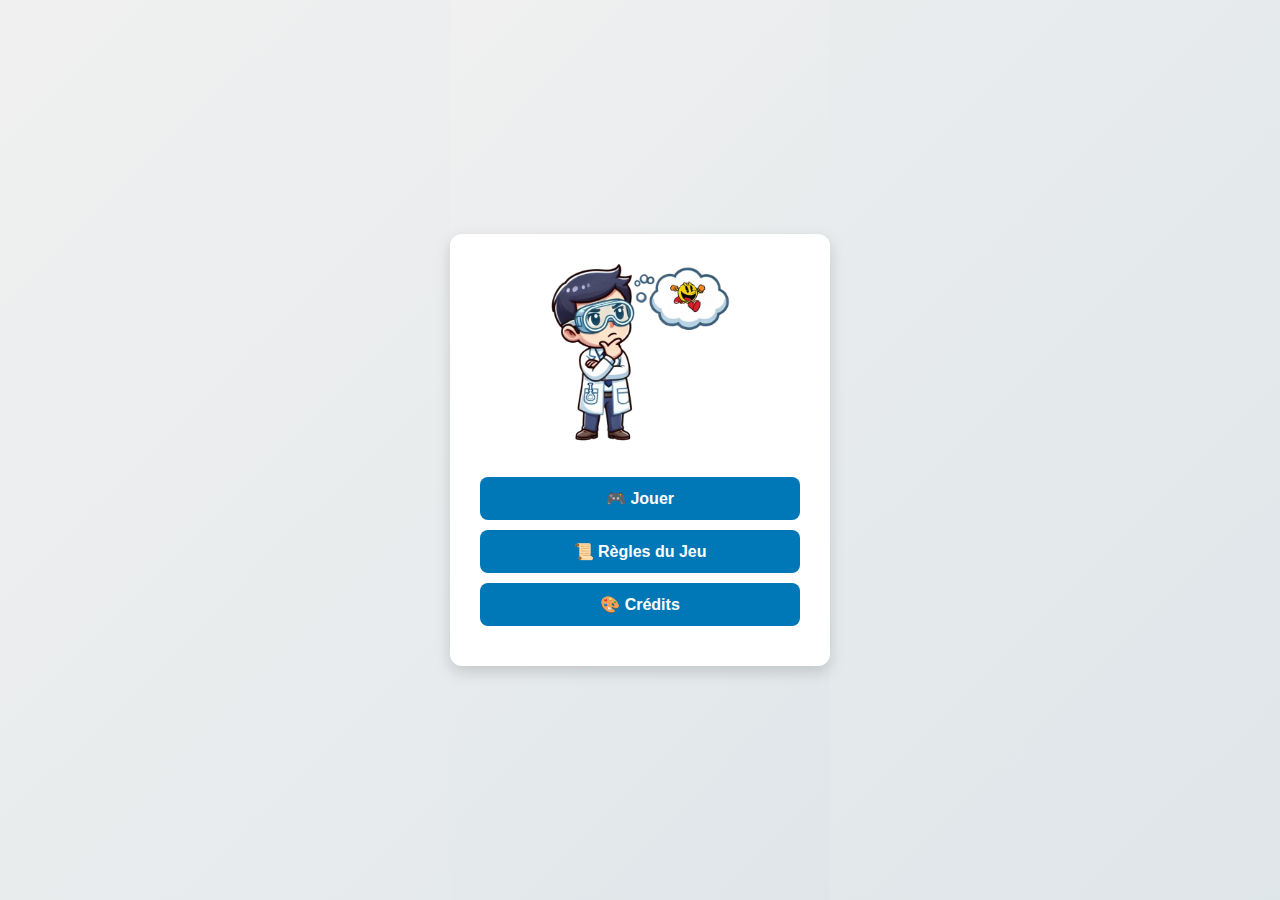
<file: index.html>
<!DOCTYPE html>
<html lang="fr">
  <head>
    <meta charset="UTF-8" />
    <meta name="viewport" content="width=device-width, initial-scale=1.0" />
    <title>Accueil - Pac-man</title>
    <link rel="stylesheet" href="css/index.css" />
  </head>
  <body>
    <div class="card">
      <img src="logo/logoChimisteAccueil.png" alt="Logo Pac-man" />
      <a href="#" onclick="openModal()">🎮 Jouer</a>
      <a href="regles.html">📜 Règles du Jeu</a>
      <a href="credits.html">🎨 Crédits</a>
    </div>

    <!-- Pop up niveau de difficulté -->
    <div id="popUpNiveau" class="modal" style ="display: none;">
      <div class="modal-content">
        <span class="close" onclick="closeModal()">&times;</span>
        <h5 class="modal-title" id="titre">
          Quel niveau de difficulté souhaitez-vous ?
        </h5>
        <div class="btn btn-green" onclick="showInfo('facile')">Facile</div>
        <div class="btn btn-warning" onclick="showInfo('moyen')">Normal</div>
        <div class="btn btn-danger" onclick="showInfo('difficile')">
          Difficile
        </div>
        <div id="info-facile" class="info">
          <p>Temps de survie : 1 minute et 30 secondes</p>
          <p>Nombre d'ennemis : 3</p>
          <button class="btn btn-primary" onclick="setDifficulter('facile')">
            Sélectionner
          </button>
        </div>
        <div id="info-moyen" class="info">
          <p>Temps de survie : 1 minute</p>
          <p>Nombre d'ennemis : 3</p>
          <p>Ennemis plus rapides</p>
          <button class="btn btn-primary" onclick="setDifficulter('moyen')">
            Sélectionner
          </button>
        </div>
        <div id="info-difficile" class="info">
          <p>Temps de survie : 30 secondes</p>
          <p>Nombre d'ennemis : 3</p>
          <p>Ennemis plus rapides et plus intelligents</p>
          <button class="btn btn-primary" onclick="setDifficulter('difficile')">
            Sélectionner
          </button>
        </div>
      </div>
    </div>

    <script>
      function openModal() {
        document.getElementById("popUpNiveau").style.display = "flex";
      }

      function closeModal() {
        document.getElementById("popUpNiveau").style.display = "none";
      }

      function setDifficulter(level) {
        localStorage.setItem("difficulter", level);
        window.location.href = "Jeux.html";
      }

      function showInfo(level) {
        document.querySelectorAll(".info").forEach(function (info) {
          info.style.display = "none";
        });
        document.getElementById("info-" + level).style.display = "block";
      }

      window.onclick = function (event) {
        if (event.target == document.getElementById("popUpNiveau")) {
          closeModal();
        }
      };
    </script>
  </body>
</html>
</file>
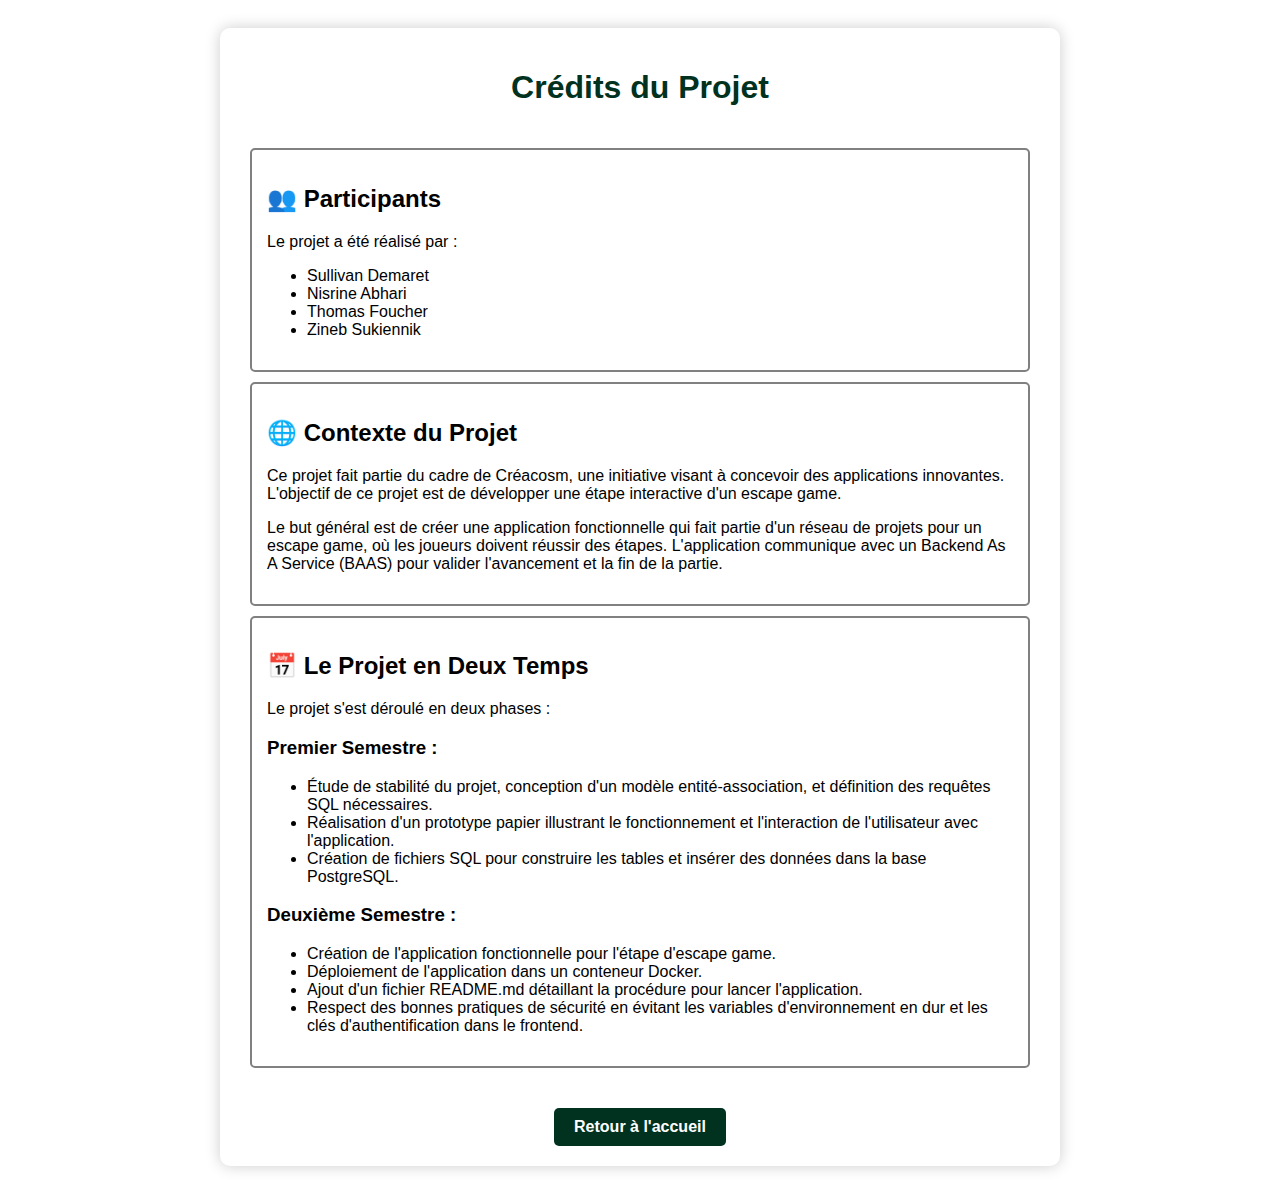
<file: credits.html>
<!DOCTYPE html>
<html lang="fr">
  <head>
    <meta charset="UTF-8" />
    <meta name="viewport" content="width=device-width, initial-scale=1.0" />
    <title>Crédits</title>
    <link rel="stylesheet" href="css/credits.css" />
  </head>
  <body>
    <div class="container">
      <h1>Crédits du Projet</h1>
      <div class="credits">
        <div class="credit">
          <h2>👥 Participants</h2>
          <p>Le projet a été réalisé par :</p>
          <ul>
            <li>Sullivan Demaret</li>
            <li>Nisrine Abhari</li>
            <li>Thomas Foucher</li>
            <li>Zineb Sukiennik</li>
          </ul>
        </div>
        <div class="credit">
          <h2>🌐 Contexte du Projet</h2>
          <p>
            Ce projet fait partie du cadre de Créacosm, une initiative visant à
            concevoir des applications innovantes. L'objectif de ce projet est
            de développer une étape interactive d'un escape game.
          </p>
          <p>
            Le but général est de créer une application fonctionnelle qui fait
            partie d'un réseau de projets pour un escape game, où les joueurs
            doivent réussir des étapes. L'application communique avec un Backend
            As A Service (BAAS) pour valider l'avancement et la fin de la
            partie.
          </p>
        </div>
        <div class="credit">
          <h2>📅 Le Projet en Deux Temps</h2>
          <p>Le projet s'est déroulé en deux phases :</p>
          <h3>Premier Semestre :</h3>
          <ul>
            <li>
              Étude de stabilité du projet, conception d'un modèle
              entité-association, et définition des requêtes SQL nécessaires.
            </li>
            <li>
              Réalisation d'un prototype papier illustrant le fonctionnement et
              l'interaction de l'utilisateur avec l'application.
            </li>
            <li>
              Création de fichiers SQL pour construire les tables et insérer des
              données dans la base PostgreSQL.
            </li>
          </ul>
          <h3>Deuxième Semestre :</h3>
          <ul>
            <li>
              Création de l'application fonctionnelle pour l'étape d'escape
              game.
            </li>
            <li>Déploiement de l'application dans un conteneur Docker.</li>
            <li>
              Ajout d'un fichier README.md détaillant la procédure pour lancer
              l'application.
            </li>
            <li>
              Respect des bonnes pratiques de sécurité en évitant les variables
              d'environnement en dur et les clés d'authentification dans le
              frontend.
            </li>
          </ul>
        </div>
      </div>
      <a href="index.html" class="btn-back">Retour à l'accueil</a>
    </div>
  </body>
</html>
</file>
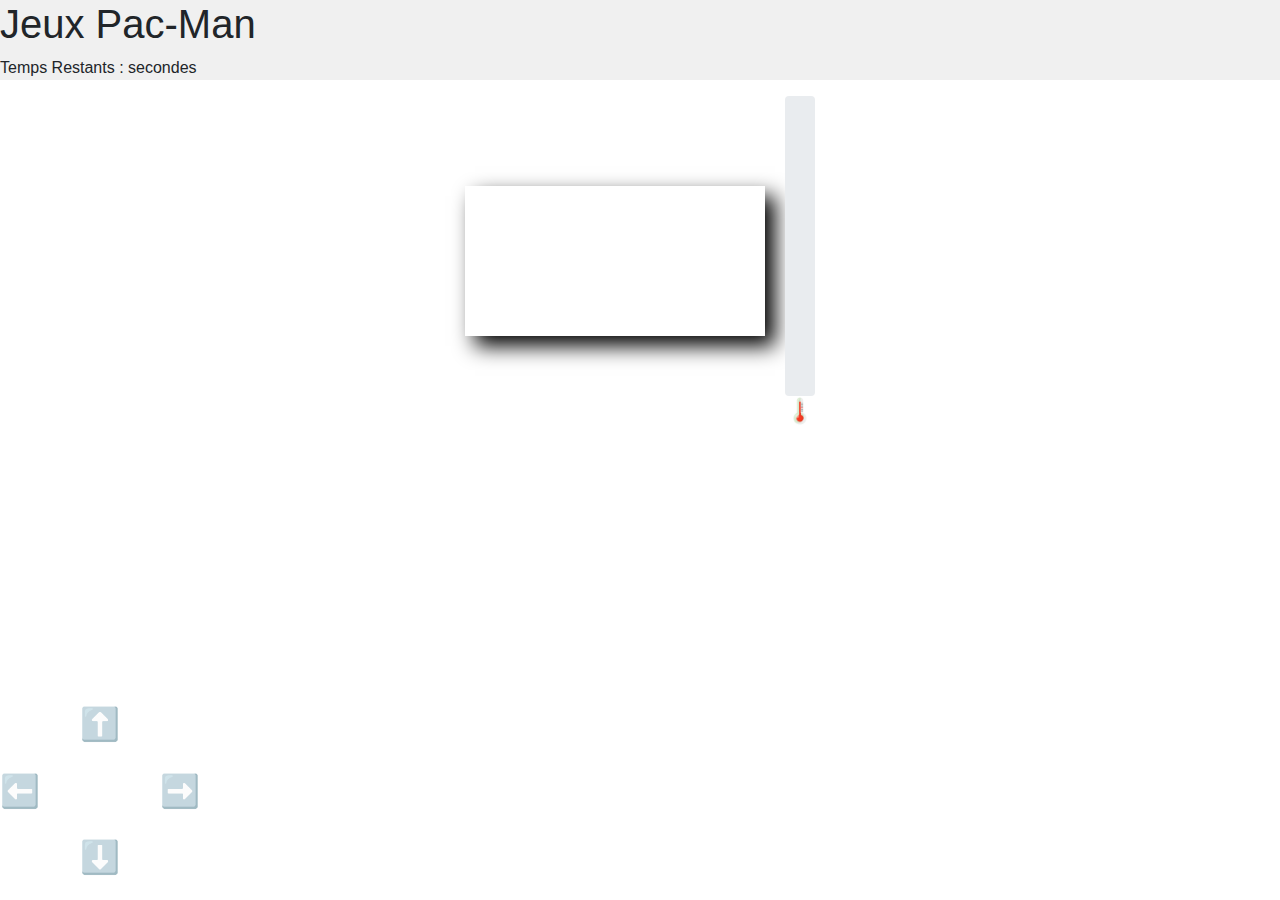
<file: Jeux.html>
<!DOCTYPE html>
<html lang="fr">
  <head>
    <meta charset="UTF-8" />
    <meta name="viewport" content="width=device-width, initial-scale=1.0" />
    <title>Escape Game Pacman</title>
    <link rel="stylesheet" href="css/jeux.css" />
    <link href="https://stackpath.bootstrapcdn.com/bootstrap/4.5.2/css/bootstrap.min.css" rel="stylesheet">
    <script src="https://code.jquery.com/jquery-3.5.1.slim.min.js"></script>
    <script src="https://cdn.jsdelivr.net/npm/@popperjs/core@2.9.2/dist/umd/popper.min.js"></script>
    <script src="https://stackpath.bootstrapcdn.com/bootstrap/4.5.2/js/bootstrap.min.js"></script>
  </head>
  <header></header>
  <body>
    <header>
      <h1>Jeux Pac-Man</h1>
      <p>Temps Restants : <strong id="affichage"></strong> secondes</p>
    </header>
    <div id="jeu">
      <canvas id="gameCanvas"></canvas>
         <div>
          <div class="progress vertical">
            <div id="progressBarTemp" class="progress-bar bg-danger" role="progressbar" style="height: 0%;" aria-valuenow="0" aria-valuemin="0" aria-valuemax="100"></div>
            </div>
            <img id="imageTemperature"src="images/logoTemperature.png" alt="image de thermometre">
         </div>
         <div id = "viscosite" style = "display: none;">
          <div class="progress vertical">
            <div id="progressBarViscosite" class="progress-bar bg-warning" role="progressbar" style="height: 0%;" aria-valuenow="0" aria-valuemin="0" aria-valuemax="100"></div>
            </div>
            <img id="imageViscosite"src="images/rayon-de-miel.png" alt="image de rayon de miel">
         </div>
    </div>
    <script src="src/Jeu.js" type="module"></script>

    <div class="controlButtons">
      <div class="flex1">
        <button id ="up" class="controlButton">⬆️</button>
      </div>
      <div class="flex2">
        <button id="left" class="controlButton">⬅️</button>
        <button id="right" class="controlButton">➡️</button>
      </div>
      <div class="flex3">
        <button id="down" class="controlButton">⬇️</button>
      </div>
    </div>
  </body>
</html>

  <!-- Pop up victoire -->
  <div class="modal fade" id="popUpVictoire" tabindex="-1" role="dialog" aria-labelledby="titre" aria-hidden="true">
    <div class="modal-dialog modal-dialog-centered" role="document">
      <div class="modal-content">
        <div class="modal-header">
          <h5 class="modal-title" id="titre">Victoire ! 🥳</h5>
          </button>
        </div>
        <div class="modal-body">
            Vous avez réussi à stabiliser votre produit !
            Félicitations ! 🎊
        </div>
        <div class="modal-footer">
            <a href="index.html">Retour Menu</a>
          <button type="button" class="btn btn-primary">Prochaine étape</button>
        </div>
      </div>
    </div>
  </div>


    <!-- Pop up défaite -->
    <div class="modal fade" id="popUpDefaite" tabindex="-1" role="dialog" aria-labelledby="titre" aria-hidden="true">
        <div class="modal-dialog modal-dialog-centered" role="document">
          <div class="modal-content">
            <div class="modal-header">
              <h5 class="modal-title" id="titre">Défaite... 😞</h5>
              </button>
            </div>
            <div class="modal-body">
                Vous n'avez malheureusement pas réussi à assurer la stabilité du produit.
            </div>
            <div class="modal-footer">
                <a href="index.html">Retour Menu</a>
                <a href="Jeux.html" class="btn btn-primary">Réessayer</a>
            </div>
          </div>
        </div>
      </div>

<script>
    function afficherVictoire(){
        $('#popUpVictoire').modal('show');
    }
    function afficherDefaite(){
        $('#popUpDefaite').modal('show');
    }
</script>
</file>
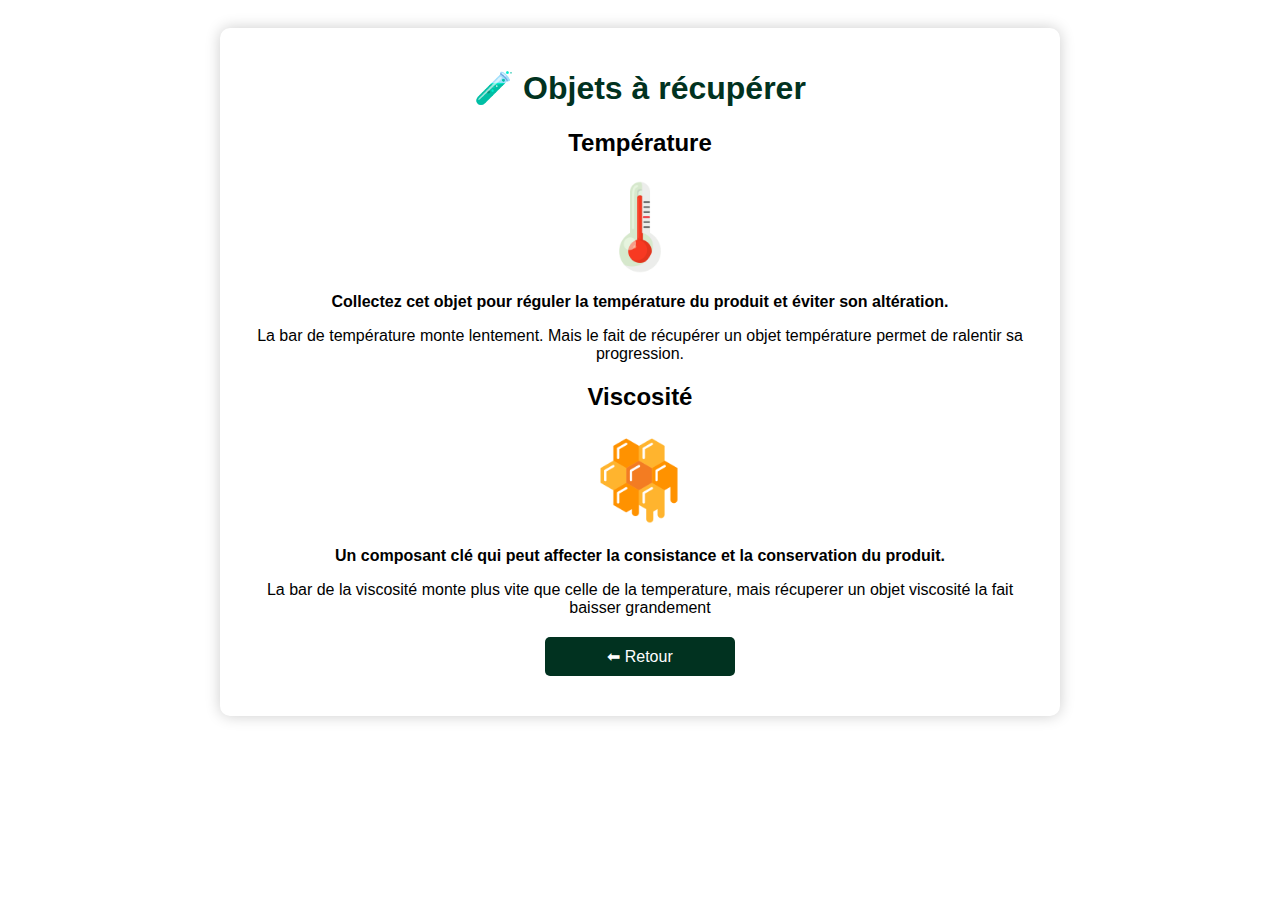
<file: objets.html>
<!DOCTYPE html>
<html lang="fr">
<head>
    <meta charset="UTF-8">
    <meta name="viewport" content="width=device-width, initial-scale=1.0">
    <title>Objets à récupérer</title>
    <link rel="stylesheet" href="css/objets.css" />
</head>
<body>
    <div class="container">
        <h1>🧪 Objets à récupérer</h1>

        <div class="object">
            <h2>Température</h2>
            <img src="images/logoTemperature.png" alt="Icône Température">
            <p><b>Collectez cet objet pour réguler la température du produit et éviter son altération.</b></p>
            <p>La bar de température monte lentement. Mais le fait de récupérer un objet température permet de ralentir sa progression.</p>

        </div>
        
        
        <div class="object">
            <h2>Viscosité</h2>
            <img src="images/rayon-de-miel.png" alt="Icône Rayon de Miel">
            <p><b>Un composant clé qui peut affecter la consistance et la conservation du produit.</b></p>
            <p>La bar de la viscosité monte plus vite que celle de la temperature, mais récuperer un objet viscosité la fait baisser grandement</p>
        </div>

        <a href="regles.html" class="btn-retour">⬅ Retour</a>
    </div>
</body>
</html>
</file>
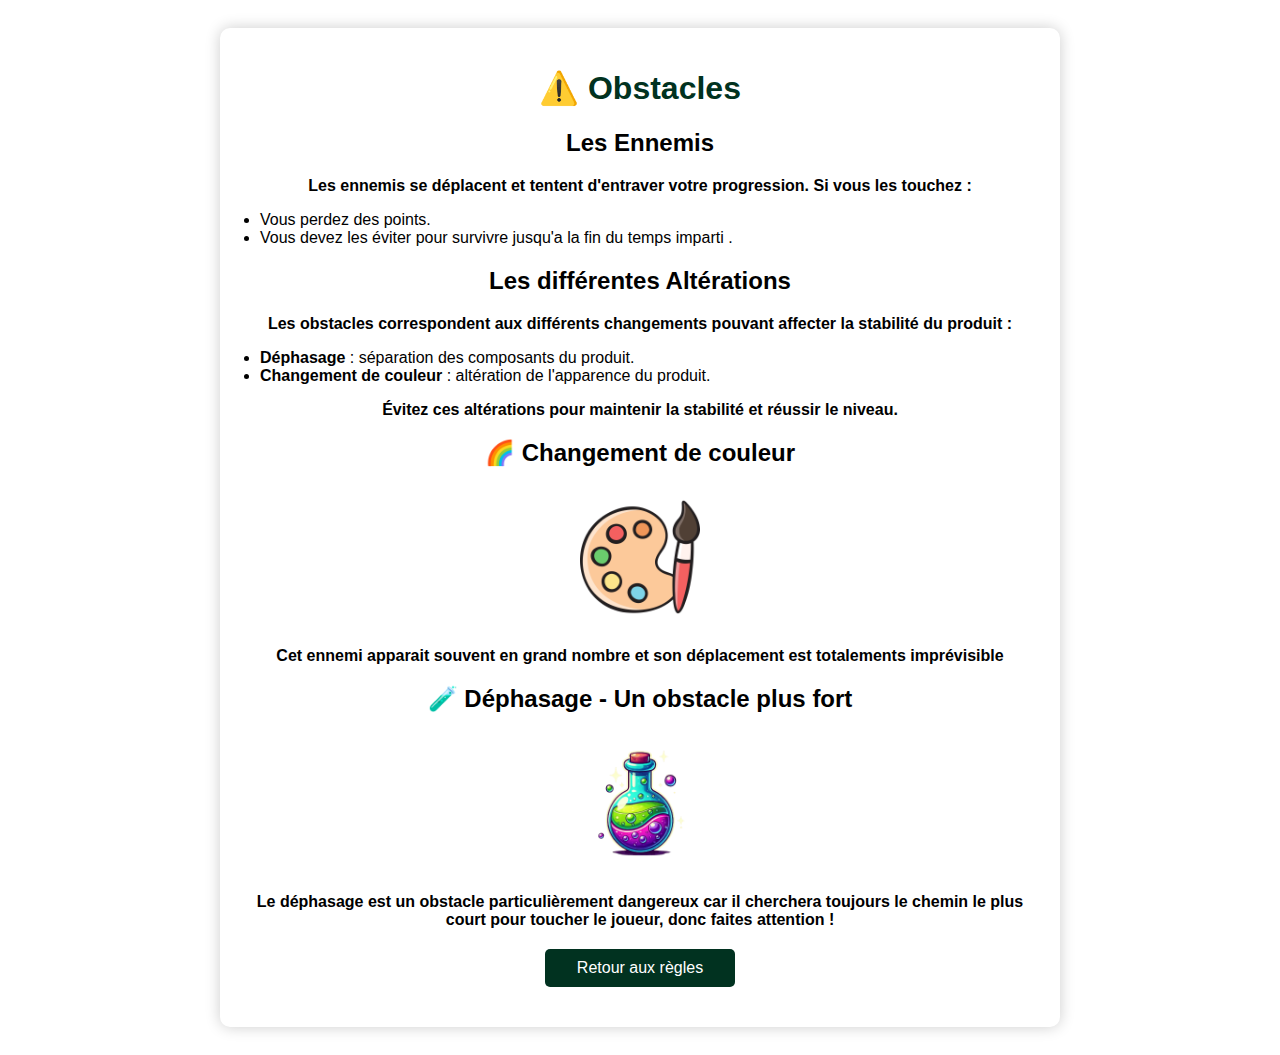
<file: obstacles.html>
<!DOCTYPE html>
<html lang="fr">
  <head>
    <meta charset="UTF-8" />
    <meta name="viewport" content="width=device-width, initial-scale=1.0" />
    <title>Obstacles</title>
    <link rel="stylesheet" href="css/obstacles.css" />
  </head>
  <body>
    <div class="container">
      <h1>⚠️ Obstacles</h1>
      <div class="obstacle">
        <h2 class="centered-text">Les Ennemis</h2>
        <p class="centered-text">
          Les ennemis se déplacent et tentent d'entraver votre progression. Si
          vous les touchez :
        </p>
        <ul>
          <li>Vous perdez des points.</li>
          <li>Vous devez les éviter pour survivre jusqu'a la fin du temps imparti .</li>
        </ul>
      </div>
      <div class="obstacle">
        <h2 class="centered-text">Les différentes Altérations</h2>
        <p class="centered-text">
          Les obstacles correspondent aux différents changements pouvant
          affecter la stabilité du produit :
        </p>
        <ul>
          <li>
            <strong>Déphasage</strong> : séparation des composants du produit.
          </li>
          <li>
            <strong>Changement de couleur</strong> : altération de l'apparence
            du produit.
          </li>
        </ul>
        <p class="centered-text">
          Évitez ces altérations pour maintenir la stabilité et réussir le
          niveau.
        </p>
      </div>
      <div class="obstacle">
        <h2 class="centered-text"> 🌈 Changement de couleur</h2>
        <div style="text-align: center">
          <img src="images/enemie1.png" alt="Palette de couleur" />
        </div>
        <p class="centered-text">
          Cet ennemi apparait souvent en grand nombre et son déplacement est totalements imprévisible
        </p>
      </div>

      <div class="obstacle">
        <h2 class="centered-text">🧪 Déphasage - Un obstacle plus fort</h2>
        <div style="text-align: center">
          <img src="images/ennemie2.png" alt="Déphasage" />
        </div>
        <p class="centered-text">
          Le déphasage est un obstacle particulièrement dangereux car il cherchera toujours le chemin le plus court pour toucher le joueur, donc faites attention !
        </p>
      </div>

      <a href="regles.html" class="btn-retour">Retour aux règles</a>
    </div>
  </body>
</html>
</file>
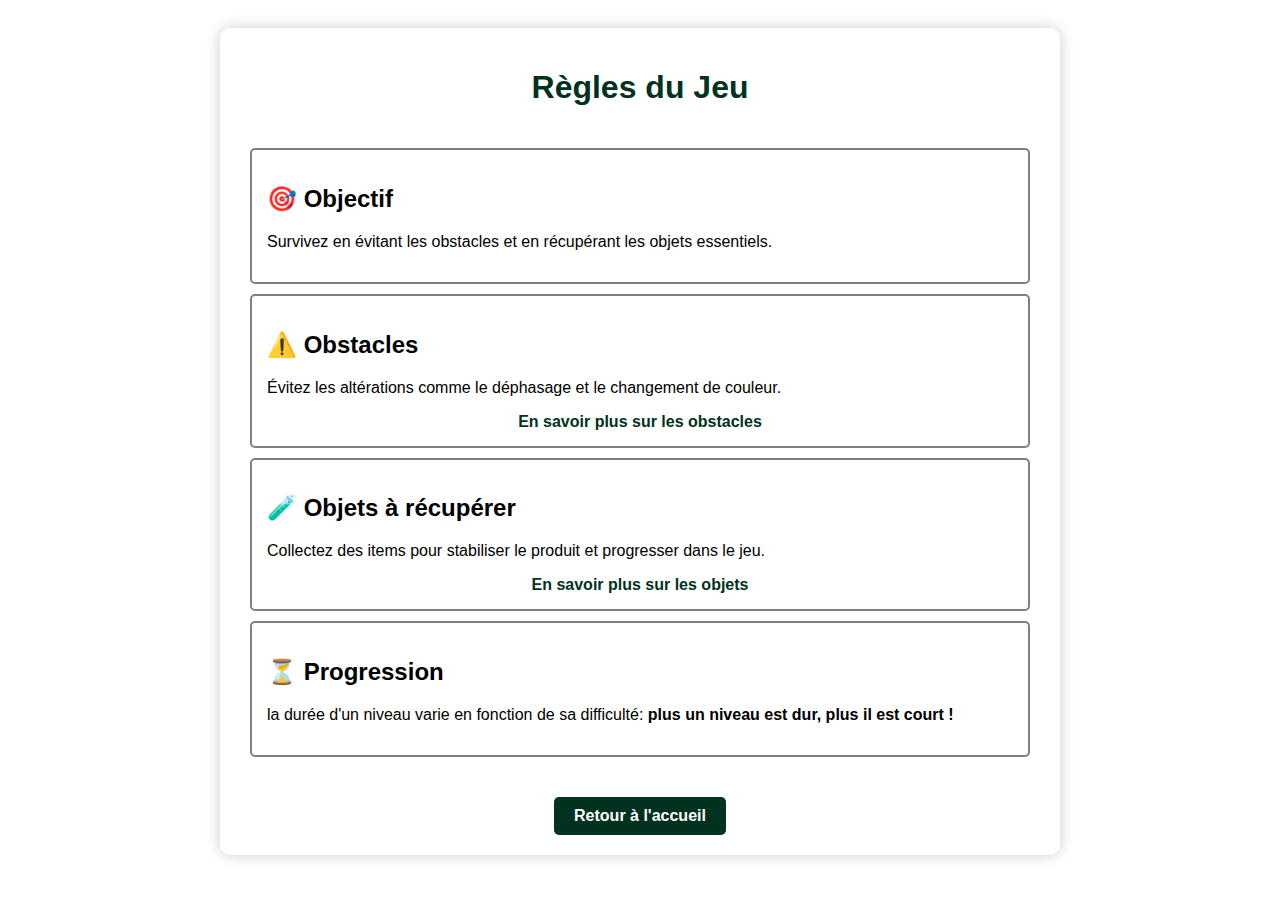
<file: regles.html>
<!DOCTYPE html>
<html lang="fr">
<head>
    <meta charset="UTF-8">
    <meta name="viewport" content="width=device-width, initial-scale=1.0">
    <title>Règles du Jeu</title>
    <link rel="stylesheet" href="css/regles.css" />
</head>
<body>
    <div class="container">
        <h1>Règles du Jeu</h1>
        <div class="rules">
            <div class="rule">
                <h2>🎯 Objectif</h2>
                <p>Survivez en évitant les obstacles et en récupérant les objets essentiels.</p>
            </div>
            <div class="rule">
                <h2>⚠️ Obstacles</h2>
                <p>Évitez les altérations comme le déphasage et le changement de couleur.</p>
                <a href="obstacles.html" target="_blank">En savoir plus sur les obstacles</a>
            </div>
            <div class="rule">
                <h2>🧪 Objets à récupérer</h2>
                <p>Collectez des items pour stabiliser le produit et progresser dans le jeu.</p>
                <a href="objets.html" target="_blank">En savoir plus sur les objets</a>
            </div>
            <div class="rule">
                <h2>⏳ Progression</h2>
                <p>la durée d'un niveau varie en fonction de sa difficulté:  <b>plus un niveau est dur, plus il est court !</b></p>
            </div>
        </div>
        <a href="index.html" class="btn-back">Retour à l'accueil</a>
    </div>
</body>
</html>
</file>
<file: css/index.css>
body,
html {
    height: 100%;
    margin: 0;
    display: flex;
    justify-content: center;
    align-items: center;
    font-family: Arial, sans-serif;
    background: linear-gradient(135deg, #f0f0f0, #dfe6e9);
}

.card {
    background: #ffffff;
    padding: 30px;
    border-radius: 12px;
    box-shadow: 0 6px 15px rgba(0, 0, 0, 0.15);
    text-align: center;
    width: 320px;
    transition: transform 0.3s;
}

.card:hover {
    transform: translateY(-5px);
}

.card img {
    width: 100%;
    max-width: 180px;
    margin-bottom: 20px;
}

.card a {
    display: block;
    text-decoration: none;
    font-size: 16px;
    font-weight: bold;
    color: white;
    margin: 10px 0;
    padding: 12px;
    background: #0077b6;
    border-radius: 8px;
    transition: background 0.3s, transform 0.2s;
}

.card a:hover {
    background: #00a8e8;
    transform: scale(1.05);
}

.modal {
    display: none;
    position: fixed;
    z-index: 1;
    left: 0;
    top: 0;
    width: 100%;
    height: 100%;
    overflow: auto;
    background-color: rgba(0, 0, 0, 0.4);
    display: flex;
    justify-content: center;
    align-items: center;
}

.modal-content {
    background-color: #ffffff;
    padding: 20px;
    border: 1px solid #888;
    width: 80%;
    max-width: 500px;
    border-radius: 12px;
    text-align: center;
    box-shadow: 0 6px 15px rgba(0, 0, 0, 0.2);
    animation: fadeIn 0.3s ease-in-out;
}

@keyframes fadeIn {
    from {
        opacity: 0;
        transform: scale(0.9);
    }

    to {
        opacity: 1;
        transform: scale(1);
    }
}

.close {
    color: #aaa;
    float: right;
    font-size: 28px;
    font-weight: bold;
    cursor: pointer;
}

.close:hover,
.close:focus {
    color: black;
    text-decoration: none;
}

.btn {
    display: inline-block;
    text-decoration: none;
    font-size: 16px;
    font-weight: bold;
    color: white;
    margin: 10px;
    padding: 12px;
    border-radius: 8px;
    transition: background 0.3s, transform 0.2s;
    cursor: pointer;
}

.btn-primary {
    background: #0077b6;
}

.btn-green {
    background: green;
}

.btn-primary:hover {
    background: #00a8e8;
    transform: scale(1.05);
}

.btn-warning {
    background: #ffcc00;
}

.btn-warning:hover {
    background: #ffdd33;
    transform: scale(1.05);
}

.btn-danger {
    background: #d9534f;
}

.btn-danger:hover {
    background: #e57373;
    transform: scale(1.05);
}

.info {
    display: none;
    text-align: left;
    margin-top: 20px;
}

.info p {
    margin: 5px 0;
}
</file>
<file: css/credits.css>
body {
    font-family: Arial, sans-serif;
    background-color: white;
    color: black;
    text-align: center;
    padding: 20px;
}

.container {
    max-width: 800px;
    margin: auto;
    background: white;
    padding: 20px;
    border-radius: 10px;
    box-shadow: 0 0 15px rgba(0, 0, 0, 0.2);
}

h1 {
    color: #013220;
}

.credits {
    text-align: left;
    padding: 10px;
}

.credit {
    background: white;
    padding: 15px;
    margin: 10px 0;
    border-radius: 5px;
    border: 2px solid gray;
    transition: transform 0.3s;
}

.credit:hover {
    transform: scale(1.05);
}

.btn-back {
    display: inline-block;
    background-color: #013220;
    color: white;
    padding: 10px 20px;
    font-weight: bold;
    text-decoration: none;
    border-radius: 5px;
    margin-top: 20px;
}

.btn-back:hover {
    background-color: #005f46;
}
</file>
<file: css/jeux.css>
#gameCanvas {
  box-shadow: 10px 10px 20px black;
  max-height: 50vh;
  max-width: 100vw;
}

#jeu {
  display: flex;
  justify-content: center;
  flex-wrap: nowrap;
  align-items: center;
  width: 100%;
  max-height: 90vh;
}

header {
  display: flex;
  flex-wrap: wrap;
  width: 100%;
  background-color: #f0f0f0;
}

.progress.vertical {
  position: relative;
  width: 30px;
  height: 300px;
  margin-left: 20px;
}

.progress-bar {
  width: 100%;
  height: 0;
  position: absolute;
  bottom: 0;
  transition: height 0.6s ease;
}

#imageTemperature {
  max-width: 30px;
  margin-left: 20px;
}

#imageViscosite {
  max-width: 30px;
  margin-left: 20px;
}

.controlButtons {
  width: 200px;
  height: 200px;
  display: flex;
  flex-direction: column;
  position: fixed;
  bottom: 0;
}

.controlButtons>.flex1 {
  width: 100%;
  height: 100%;
  display: flex;
  flex-direction: row;
  justify-content: center;
}

.controlButtons>.flex2 {
  width: 100%;
  height: 100%;
  display: flex;
  flex-direction: row;
  justify-content: space-between;
}

.controlButtons>.flex3 {
  width: 100%;
  height: 100%;
  display: flex;
  flex-direction: row;
  justify-content: center;
}

.controlButtons button {
  background: none;
  color: inherit;
  border: none;
  padding: 0;
  font: inherit;
  cursor: pointer;
  outline: inherit;
  height: 30%;
  width: auto;
  opacity: 0.5;
  font-size: xx-large;
}
</file>
<file: css/objets.css>
body {
    font-family: Arial, sans-serif;
    background-color: white;
    color: black;
    text-align: center;
    padding: 20px;
}

.container {
    max-width: 800px;
    margin: auto;
    background: white;
    padding: 20px;
    border-radius: 10px;
    box-shadow: 0 0 15px rgba(0, 0, 0, 0.2);
}

h1 {
    color: #013220;
}

.object {
    margin: 20px 0;
    text-align: center;
}

img {
    width: 100px;
    height: auto;
    display: block;
    margin: 10px auto;
}

p {
    text-align: center;
    font-size: 16px;
}

.btn-retour {
    display: block;
    margin: 20px auto;
    padding: 10px 20px;
    background-color: #013220;
    color: white;
    text-decoration: none;
    border-radius: 5px;
    font-size: 16px;
    width: 150px;
    text-align: center;
}

.btn-retour:hover {
    background-color: #025a30;
}
</file>
<file: css/obstacles.css>
body {
    font-family: Arial, sans-serif;
    background-color: white;
    color: black;
    text-align: center;
    padding: 20px;
}

.container {
    max-width: 800px;
    margin: auto;
    background: white;
    padding: 20px;
    border-radius: 10px;
    box-shadow: 0 0 15px rgba(0, 0, 0, 0.2);
}

h1 {
    color: #013220;
}

.obstacle {
    margin: 20px 0;
    text-align: left;
}

.centered-text {
    text-align: center;
    font-weight: bold;
}

img {
    width: 120px;
    height: auto;
    display: inline-block;
    margin: 10px;
}

ul {
    padding-left: 20px;
}

.btn-retour {
    display: block;
    margin: 20px auto;
    padding: 10px 20px;
    background-color: #013220;
    color: white;
    text-decoration: none;
    border-radius: 5px;
    font-size: 16px;
    width: 150px;
    text-align: center;
}

.btn-retour:hover {
    background-color: #025a30;
}
</file>
<file: css/regles.css>
body {
    font-family: Arial, sans-serif;
    background-color: white;
    color: black;
    text-align: center;
    padding: 20px;
}

.container {
    max-width: 800px;
    margin: auto;
    background: white;
    padding: 20px;
    border-radius: 10px;
    box-shadow: 0 0 15px rgba(0, 0, 0, 0.2);
}

h1 {
    color: #013220;
}

.rules {
    text-align: left;
    padding: 10px;
}

.rule {
    background: white;
    padding: 15px;
    margin: 10px 0;
    border-radius: 5px;
    border: 2px solid gray;
    transition: transform 0.3s;
}

.rule:hover {
    transform: scale(1.05);
}

.rule a {
    display: block;
    color: #013220;
    font-weight: bold;
    text-decoration: none;
    text-align: center;
    margin-top: 10px;
}

.btn-back {
    display: inline-block;
    background-color: #013220;
    color: white;
    padding: 10px 20px;
    font-weight: bold;
    text-decoration: none;
    border-radius: 5px;
    margin-top: 20px;
}

.btn-back:hover {
    background-color: #005f46;
}
</file>
